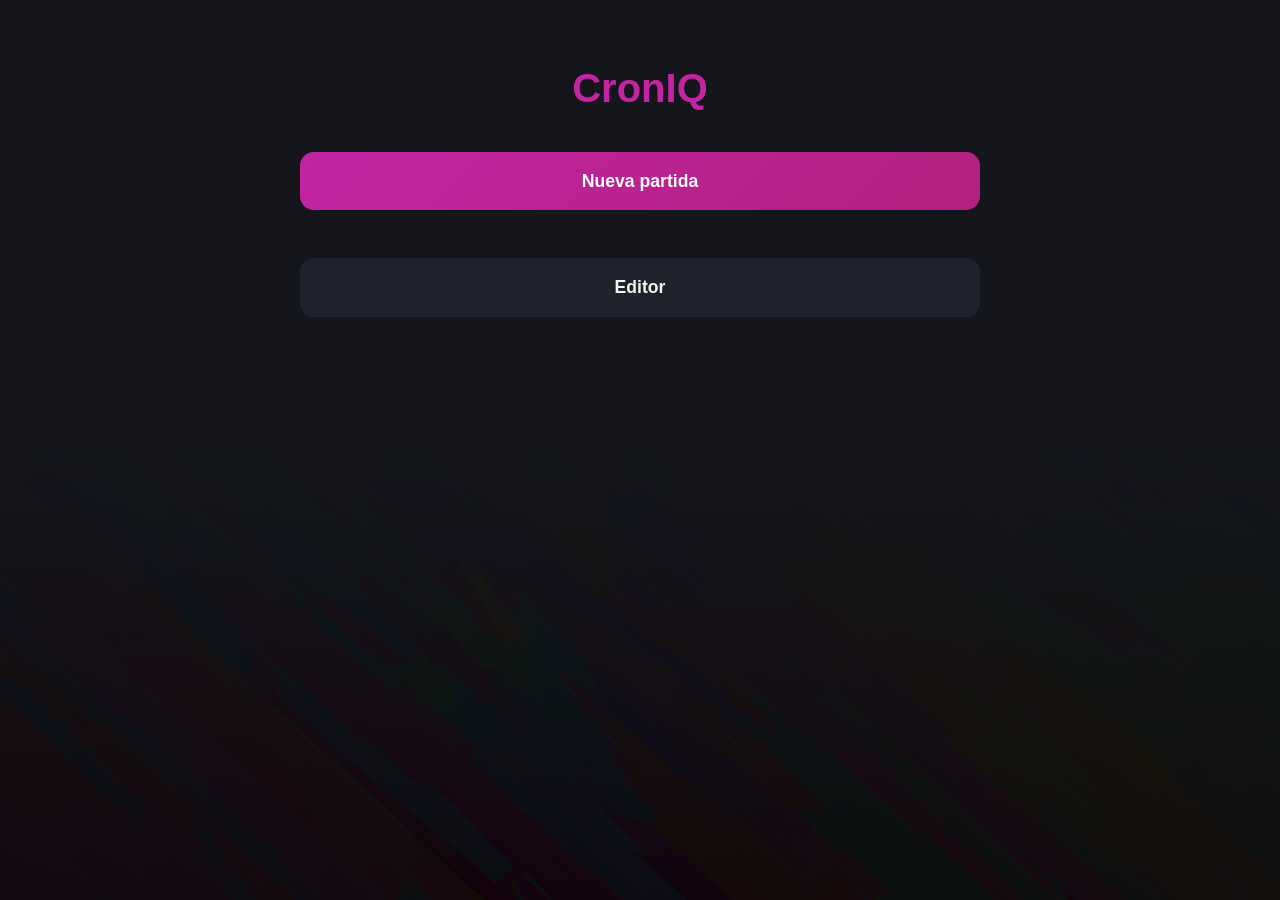
<file: index.html>
<!DOCTYPE html>
<html lang="es-AR">

<head>
	<meta charset="UTF-8">
	<meta name="viewport" content="width=device-width, initial-scale=1.0">
	<title>CronIQ</title>
	<link rel="stylesheet" href="css/main.css">
	<style>
		body {
			/* Darkens the image with a 60% black overlay */
			background-image: 
			linear-gradient(var(--color-bg) 50%, rgba(0, 0, 0, 0.9)), 
			url('/assets/images/rxe_00012_.png');
			background-repeat: no-repeat;
			background-attachment: fixed;
			background-size: cover;
			background-position: center;
		}
	</style>	
</head>

<body>
	<main class="home">
		<h1 class="app-title">CronIQ</h1>
		<nav class="menu">
			<a class="menu-card menu-card-primary" href="pack-select.html">Nueva partida</a>
			<br>
			<a class="menu-card" href="editor.html">Editor</a>
		</nav>
	</main>
</body>

</html>
</file>
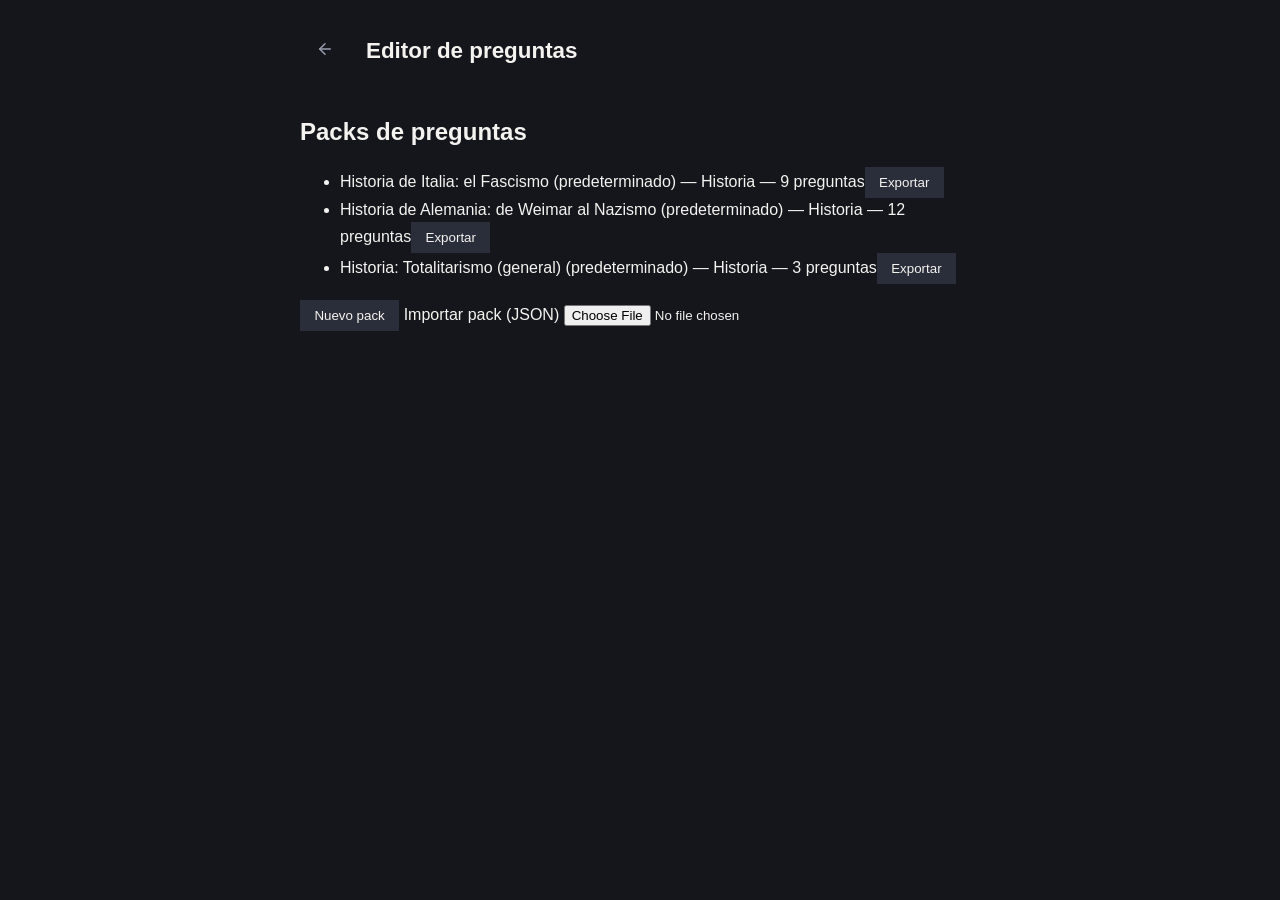
<file: editor.html>
<!DOCTYPE html>
<html lang="es-AR">

<head>
	<meta charset="UTF-8">
	<meta name="viewport" content="width=device-width, initial-scale=1.0">
	<title>CronIQ - Editar preguntas</title>
	<link rel="stylesheet" href="css/main.css">
</head>

<body>
	<header>
		<a class="back-link" href="index.html">
			<svg width="18" height="18" viewBox="0 0 24 24" fill="none" stroke="currentColor" stroke-width="2" stroke-linecap="round" stroke-linejoin="round"><line x1="19" y1="12" x2="5" y2="12"></line><polyline points="12 19 5 12 12 5"></polyline></svg>
		</a>
		<h1>Editor de preguntas</h1>
	</header>

	<main>
		<section id="pack-list-section">
			<h2>Packs de preguntas</h2>
			<ul id="pack-list"></ul>
			<button id="new-pack-button" type="button">Nuevo pack</button>
			<label>
				Importar pack (JSON)
				<input id="import-pack-input" type="file" accept="application/json">
			</label>
			<p id="import-error" role="alert" hidden></p>
		</section>

		<section id="pack-form-section" hidden>
			<h2 id="pack-form-title">Nuevo pack</h2>
			<form id="pack-form">
				<label>
					Nombre
					<input id="pack-name-input" type="text" required>
				</label>
				<label>
					Categoría
					<input id="pack-category-input" type="text" required>
				</label>
				<label>
					Color
					<input id="pack-color-input" type="color" value="#888888">
				</label>

				<h3>Preguntas</h3>
				<ul id="question-list"></ul>
				<button id="add-question-button" type="button">Agregar pregunta</button>

				<p id="pack-form-errors" role="alert" hidden></p>

				<button type="submit">Guardar pack</button>
				<button id="cancel-pack-button" type="button">Cancelar</button>
			</form>
		</section>
	</main>

	<template id="question-template">
		<li class="question-item">
			<label>
				Pregunta
				<input class="question-text-input" type="text" required>
			</label>
			<div class="question-options">
				<label><input type="radio" class="option-correct-radio" value="0"> <input class="option-text-input"
						data-index="0" type="text" required></label>
				<label><input type="radio" class="option-correct-radio" value="1"> <input class="option-text-input"
						data-index="1" type="text" required></label>
				<label><input type="radio" class="option-correct-radio" value="2"> <input class="option-text-input"
						data-index="2" type="text" required></label>
				<label><input type="radio" class="option-correct-radio" value="3"> <input class="option-text-input"
						data-index="3" type="text" required></label>
			</div>
			<button class="remove-question-button" type="button">Eliminar pregunta</button>
		</li>
	</template>

	<script type="module" src="js/editor/editor-app.js"></script>
</body>

</html>
</file>
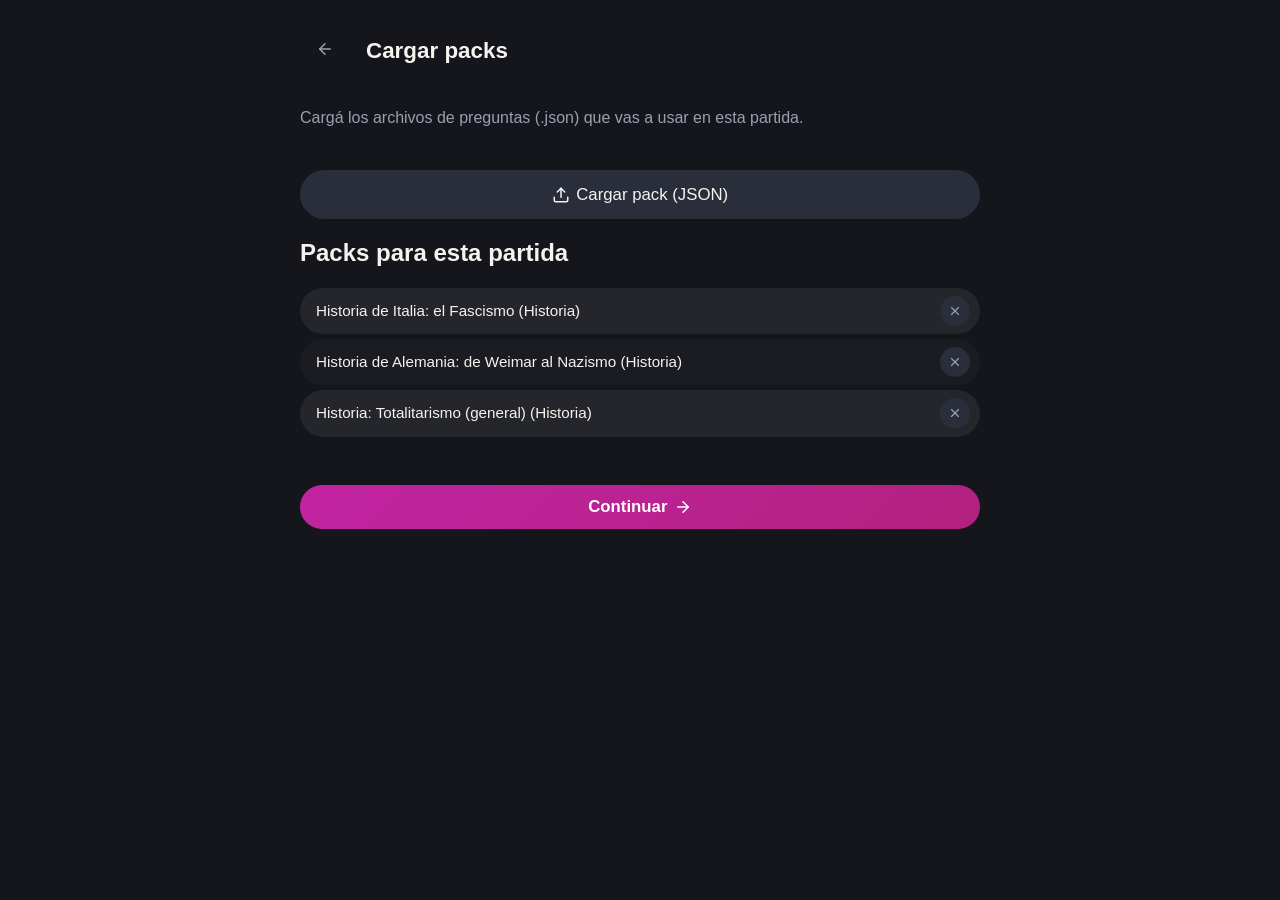
<file: game-setup.html>
<!DOCTYPE html>
<html lang="es-AR">
<head>
	<meta charset="UTF-8">
	<meta name="viewport" content="width=device-width, initial-scale=1.0">
	<title>CronIQ - Nueva partida</title>
	<link rel="stylesheet" href="css/main.css">
</head>
<body>
	<header>
		<a class="back-link" href="index.html">
			<svg width="18" height="18" viewBox="0 0 24 24" fill="none" stroke="currentColor" stroke-width="2" stroke-linecap="round" stroke-linejoin="round"><line x1="19" y1="12" x2="5" y2="12"></line><polyline points="12 19 5 12 12 5"></polyline></svg>
		</a>
		<h1>Nueva partida</h1>
	</header>

	<main>
		<form id="setup-form">
			<section>
				<h2>Grupos</h2>
				<ul id="group-list" class="group-list"></ul>
				<button id="add-group-button" class="button button-ghost button-large button-add" type="button">
					<svg width="16" height="16" viewBox="0 0 24 24" fill="none" stroke="currentColor" stroke-width="2" stroke-linecap="round" stroke-linejoin="round"><line x1="12" y1="5" x2="12" y2="19"></line><line x1="5" y1="12" x2="19" y2="12"></line></svg>
					Agregar grupo
				</button>
			</section>

			<p id="setup-errors" class="alert" role="alert" hidden></p>

			<button class="button button-primary button-large" type="submit">
				Empezar partida
			</button>
		</form>
	</main>

	<template id="group-template">
		<li class="group-item">
			<button class="remove-group-button icon-button icon-button-danger" type="button" aria-label="Quitar grupo">
				<svg width="16" height="16" viewBox="0 0 24 24" fill="none" stroke="currentColor" stroke-width="2" stroke-linecap="round" stroke-linejoin="round"><line x1="18" y1="6" x2="6" y2="18"></line><line x1="6" y1="6" x2="18" y2="18"></line></svg>
			</button>

			<div class="color-swatches"></div>
			<label class="field">
				<input class="group-name-input" type="text" required  style="border-radius: 999px;">
			</label>
			
			<button type="button" class="pack-summary-button">
				<span class="pack-summary-text">Elegir packs…</span>
			</button>
		</li>
	</template>

	<dialog id="pack-picker-dialog" class="pack-picker-dialog">
		<h3>Elegir packs</h3>
		<div id="pack-picker-options" class="pack-picker-options"></div>
		<div class="dialog-actions">
			<button id="pack-picker-confirm" class="button button-primary" type="button">Listo</button>
		</div>
	</dialog>

	<script type="module" src="js/setup/setup-app.js"></script>
</body>
</html>
</file>
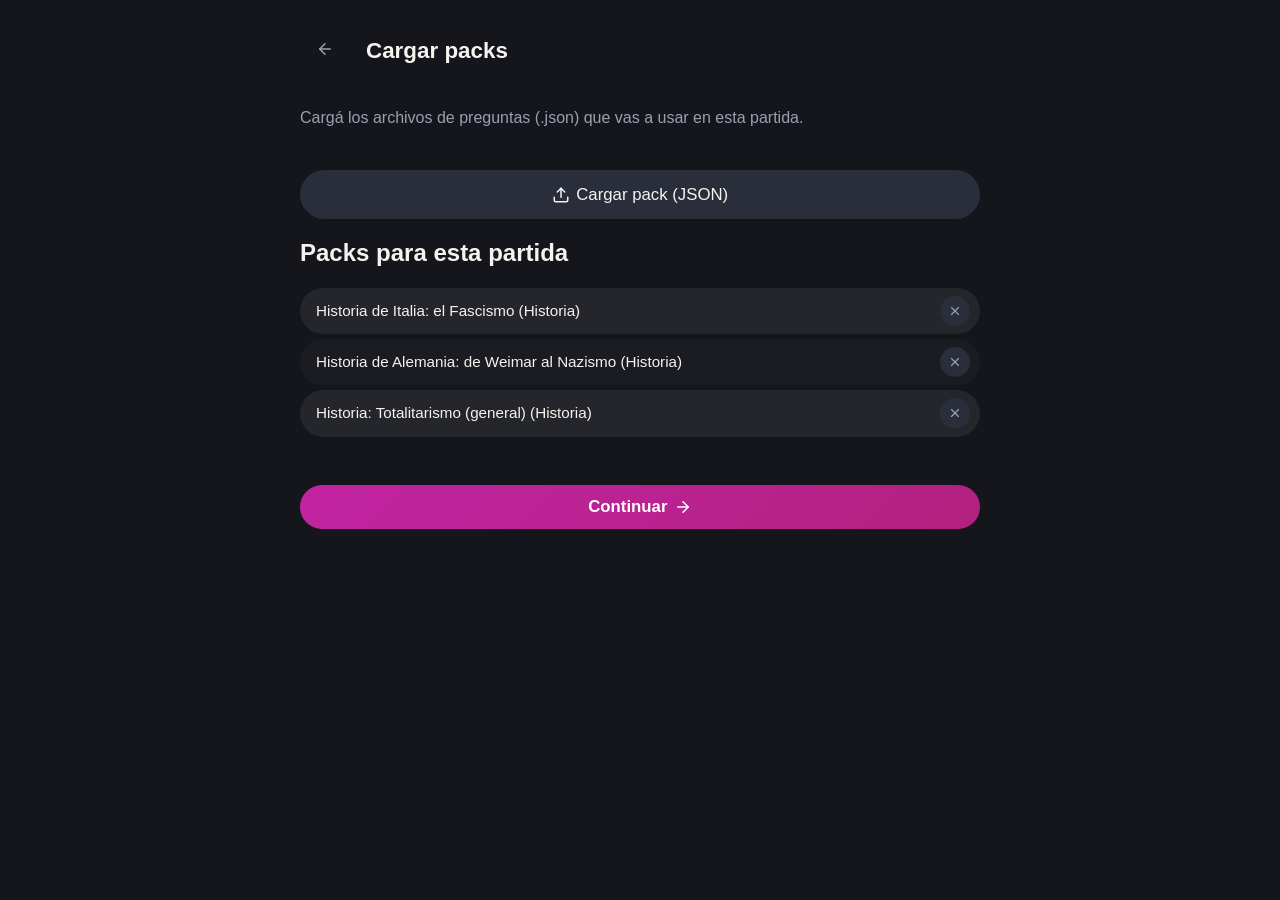
<file: game.html>
<!DOCTYPE html>
<html lang="es-AR">
<head>
	<meta charset="UTF-8">
	<meta name="viewport" content="width=device-width, initial-scale=1.0">
	<title>CronIQ - Partida</title>
	<link rel="stylesheet" href="css/main.css">
</head>
<body>
	<header>
		<a class="back-link" href="index.html">
			<svg width="18" height="18" viewBox="0 0 24 24" fill="none" stroke="currentColor" stroke-width="2" stroke-linecap="round" stroke-linejoin="round"><line x1="19" y1="12" x2="5" y2="12"></line><polyline points="12 19 5 12 12 5"></polyline></svg>
		</a>
		<h1>Partida</h1>
	</header>

	<main class="stats-view">
		<section id="play-section">
			<div class="score-wheel-card">
				<div id="score-wheel" class="score-wheel"></div>
				<ul id="score-wheel-legend" class="score-wheel-legend"></ul>
			</div>

			<div id="draw-controls">
				<button id="draw-question-button" class="button button-primary button-large roll-button" type="button">
					Sacar pregunta
				</button>
			</div>

			<button id="finish-game-button" class="button button-ghost button-large" type="button">
				Finalizar partida
			</button>

			<ul id="team-card-list" class="team-card-list"></ul>
		</section>

		<section id="ranking-section" hidden>
			<h2>Resultado final</h2>
			<ol id="ranking-list" class="scoreboard-bar"></ol>
			<a class="button button-primary button-large" href="pack-select.html">Nueva partida</a>
		</section>
	</main>

	<dialog id="question-modal" class="question-modal">
		<div class="question-modal-header">
			<p id="feedback-message" class="feedback-message"></p>
			<p id="question-text" class="question-text"></p>
		</div>
		<div class="question-modal-body">
			<div id="options-list" class="options-grid"></div>
			<button id="confirm-button" class="button button-ghost button-large" type="button">
				Confirmar
			</button>
		</div>
	</dialog>

	<script type="module" src="js/game/game-app.js"></script>
</body>
</html>
</file>
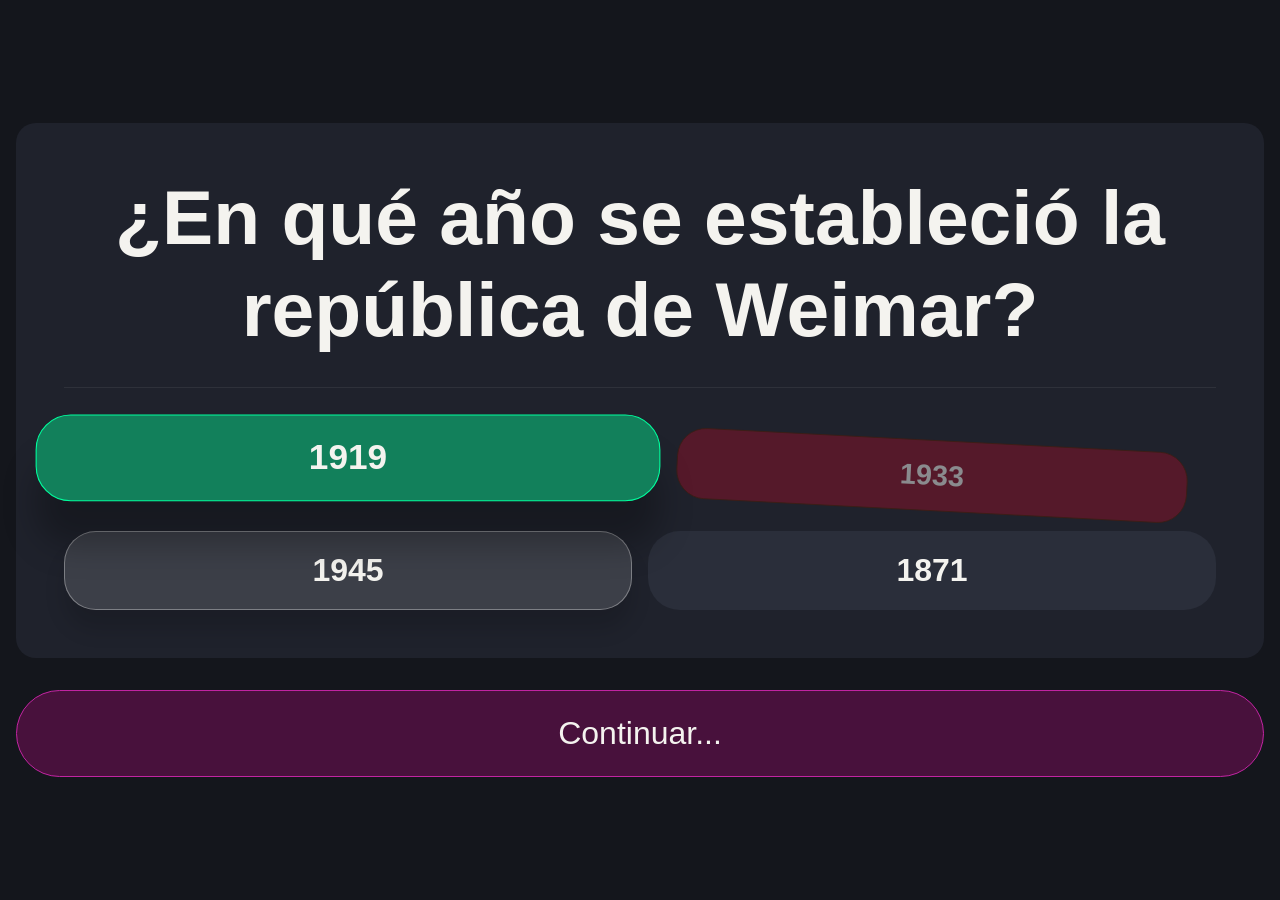
<file: mockuo.html>
<!DOCTYPE html>
<html lang="en">
<head>
    <meta charset="UTF-8">
    <meta name="viewport" content="width=device-width, initial-scale=1.0">
    <title>En Juego</title>
    <link rel="stylesheet" href="css/main.css">
    <style>
        .answers-grid {
            display: grid;
            grid-template-columns: repeat(2, 1fr);
            gap: 1rem;
            width: 100%;
        }

        @media (max-width: 600px) {
            .answers-grid {
                grid-template-columns: 1fr;
            }
        }

        .answer {
            width: 100%;
            padding: 1.25rem 1rem;
            border-radius: 2rem;
            background-color: var(--color-surface-raised);
            color: inherit;
            font-size: 2rem;
            font-weight: bold;
            border: none;
            cursor: pointer;
            box-sizing: border-box;
            transition: transform 0.15s ease, opacity 0.15s ease;
        }

        .answer:hover {
            opacity: 0.9;
            transform: translateY(-2px);
            background-color: #fff3;
        }

        .answer:active {
            transform: translateY(0);
        }
        
        .answer.selected {
            box-shadow: 0 20px 20px #0002;
            background-color: #fff2;
            border: 1px solid #fff5;
        }

        .answer.correct {
            background-color: #00ff9d6c;
            border: 1px solid #00ff9d;
            transform: scale(1.1) translateY(-1rem);
            box-shadow: 0 40px 30px #0004;
            z-index: 1000;
        }

        .answer.incorrect {
            background-color: #ff00267c;
            border: 1px solid #5a1a00;
            transform: scale(0.9) rotate(3deg);
            opacity: 0.5;
        }
    </style>
</head>
<body style="min-height: 100vh; display: grid; place-items: center; margin: 0; background-color: var(--color-bg, #f4f4f4);">
    <main style="width: 100%; max-width: 2000px; padding: 1rem; box-sizing: border-box;">
        <div style="background-color: var(--color-surface, #ffffff); border-radius: 20px; padding: 3rem; display: flex; flex-direction: column; align-items: center;">
            
            <h1 style="font-weight: bold; font-size: max(2rem, 6vw); text-align: center; margin-bottom: 3rem; padding-bottom: 2rem; margin-top: 0; border-bottom: 1px solid #fff1;">
                ¿En qué año se estableció la república de Weimar?
            </h1>

            <div class="answers-grid" id="answers-container">
                <button class="answer correct">1919</button>
                <button class="answer incorrect">1933</button>
                <button class="answer selected">1945</button>
                <button class="answer">1871</button>
            </div>
        </div>

        <button class="button button-large" style=" margin-top: 2rem; padding: 1.5rem 2rem; font-size: 2rem; border: 1px solid var(--color-primary); background-color: #ff00ae38;">
            Continuar...
        </button>
    </main>
</body>
</html>
</file>
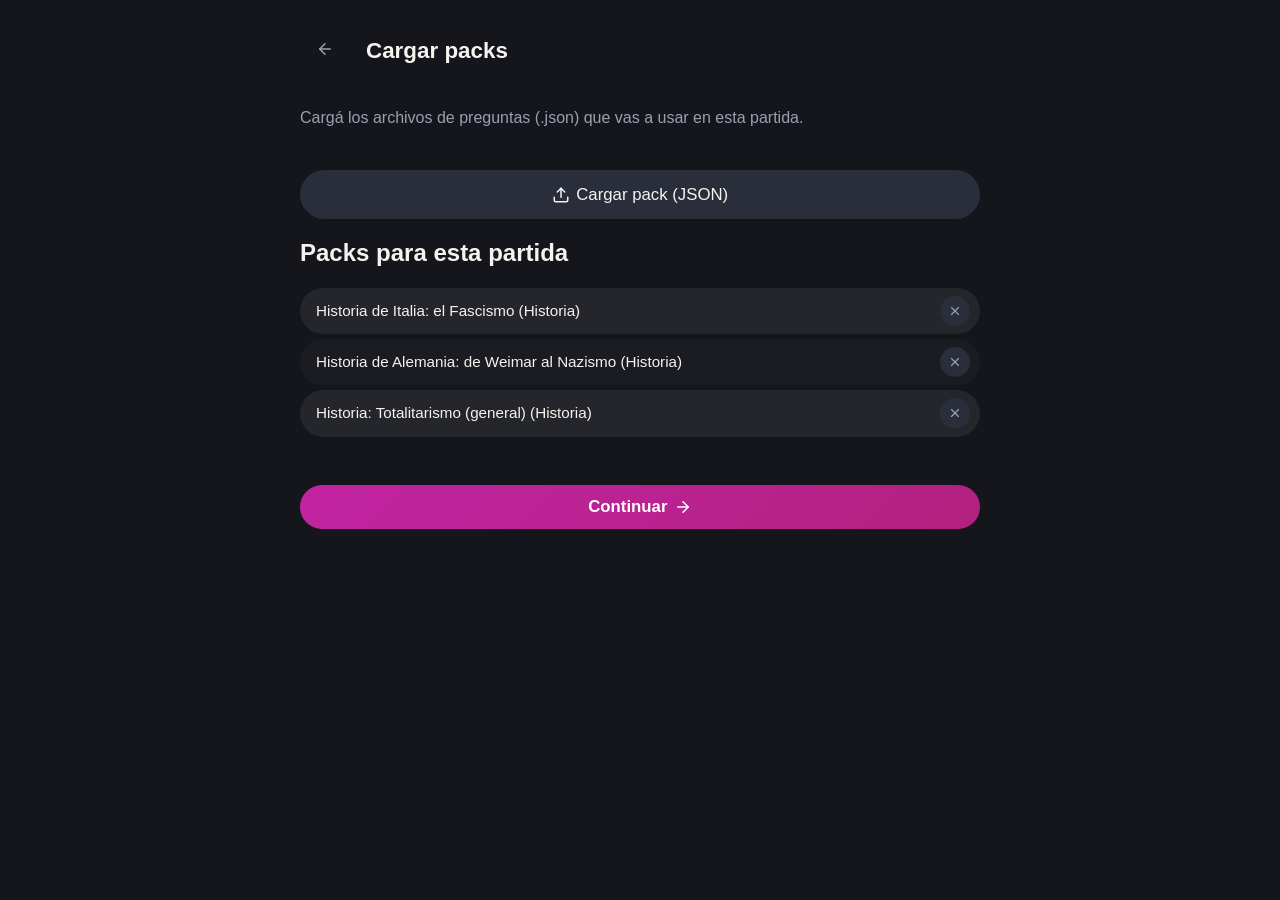
<file: pack-select.html>
<!DOCTYPE html>
<html lang="es-AR">
<head>
	<meta charset="UTF-8">
	<meta name="viewport" content="width=device-width, initial-scale=1.0">
	<title>CronIQ - Cargar packs</title>
	<link rel="stylesheet" href="css/main.css">
</head>
<body>
	<header>
		<a class="back-link" href="index.html">
			<svg width="18" height="18" viewBox="0 0 24 24" fill="none" stroke="currentColor" stroke-width="2" stroke-linecap="round" stroke-linejoin="round"><line x1="19" y1="12" x2="5" y2="12"></line><polyline points="12 19 5 12 12 5"></polyline></svg>
		</a>
		<h1>Cargar packs</h1>
	</header>

	<main>
		<p class="app-subtitle">Cargá los archivos de preguntas (.json) que vas a usar en esta partida.</p>

		<label class="button button-ghost button-large" for="pack-file-input">
			<svg width="18" height="18" viewBox="0 0 24 24" fill="none" stroke="currentColor" stroke-width="2" stroke-linecap="round" stroke-linejoin="round"><path d="M21 15v4a2 2 0 0 1-2 2H5a2 2 0 0 1-2-2v-4"></path><polyline points="17 8 12 3 7 8"></polyline><line x1="12" y1="3" x2="12" y2="15"></line></svg>
			Cargar pack (JSON)
		</label>
		<input id="pack-file-input" type="file" accept="application/json" multiple hidden>

		<p id="import-error" class="alert" role="alert" hidden></p>

		<h2>Packs para esta partida</h2>
		<ul id="loaded-pack-list" class="loaded-pack-list"></ul>

		<p id="pack-select-errors" class="alert" role="alert" hidden></p>

		<button id="continue-button" class="button button-primary button-large" type="button">
			Continuar
			<svg width="18" height="18" viewBox="0 0 24 24" fill="none" stroke="currentColor" stroke-width="2" stroke-linecap="round" stroke-linejoin="round"><line x1="5" y1="12" x2="19" y2="12"></line><polyline points="12 5 19 12 12 19"></polyline></svg>
		</button>
	</main>

	<script type="module" src="js/pack-select/pack-select-app.js"></script>
</body>
</html>
</file>
<file: css/main.css>
/* Palette & tokens — tweak these first, everything else reads from them.
   Dark, high-contrast, projector-friendly. */
:root {
	--color-bg: #14161c;
	--color-surface: #1f222c;
	--color-surface-raised: #2a2e3a;
	--color-text: #f4f3ef;
	--color-text-muted: #9aa0b1;
	--color-primary: #c224a2;
	--color-primary-hover: #b2217f;
	--color-primary-contrast: #ffffff;
	--color-danger: #ff6b6b;
	--radius-sm: 8px;
	--radius-md: 14px;
	--radius-lg: 20px;
	--shadow-card: 0 4px 16px rgba(0, 0, 0, 0.35);
}

/* Reset */
* {
	box-sizing: border-box;
}

[hidden] {
	display: none !important;
}

body {
	margin: 0;
	background: var(--color-bg);
	color: var(--color-text);
	font-family: -apple-system, BlinkMacSystemFont, "Segoe UI", Roboto, Helvetica, Arial, sans-serif;
	line-height: 1.5;
}

h1,
h2,
h3 {
	line-height: 1.2;
}

svg {
	flex-shrink: 0;
}

/* Layout */
header,
main {
	max-width: 720px;
	margin: 0 auto;
	padding: 1.5rem 1.25rem;
}

header {
	display: flex;
	align-items: baseline;
	gap: 1rem;
	padding-bottom: 0;
}

.back-link {
	display: inline-flex;
	align-items: center;
	justify-content: center;
	gap: 0.35rem;
	padding: 1rem;
	aspect-ratio: 1 / 1;
	border-radius: 50%;
	color: var(--color-text-muted);
	text-decoration: none;
	font-size: 0.9rem;
	transition: 0.1s;
}

.back-link:hover {
	color: var(--color-text);
	background-color: #fff1;
}

header h1 {
	font-size: 1.4rem;
	margin: 0.5rem 0;
}

/* Buttons (and links styled as buttons) */
.button {
	display: inline-flex;
	align-items: center;
	gap: 0.4rem;
	border: none;
	border-radius: 999px;
	padding: 0.7rem 1rem;
	font-size: 0.95rem;
	font-family: inherit;
	cursor: pointer;
	text-decoration: none;
	transition: background-color 0.15s ease, color 0.15s ease, opacity 0.15s ease;
}

.button:disabled {
	opacity: 0.5;
	cursor: default;
	pointer-events: none;
}

button {
	border: none;
	background: var(--color-surface-raised);
	color: var(--color-text);
	padding: 0.5rem 0.9rem;
	font-family: inherit;
	cursor: pointer;
}

button[type="submit"]:not(.button) {
	background: var(--color-primary);
	color: var(--color-primary-contrast);
}

.button-primary {
	position: relative;
	overflow: hidden;
	background: linear-gradient(135deg, var(--color-primary), var(--color-primary-hover));
	color: var(--color-primary-contrast);
	font-weight: 600;
	transition: transform 0.15s ease, box-shadow 0.15s ease;
}

.button-primary::before {
	content: "";
	position: absolute;
	inset: 0;
	pointer-events: none;
	background: linear-gradient(115deg, transparent 30%, rgba(255, 255, 255, 0.35) 50%, transparent 70%);
	transform: translateX(-100%);
	transition: transform 0.5s ease;
}

.button-primary:hover {
	transform: translateY(-2px) scale(1.015);
	box-shadow: 0 8px 28px color-mix(in srgb, var(--color-primary) 60%, transparent);
}

.button-primary:hover::before {
	transform: translateX(100%);
}

.button-primary:active {
	transform: scale(0.97);
	box-shadow: 0 2px 10px color-mix(in srgb, var(--color-primary) 40%, transparent);
}

.button-ghost {
	background: var(--color-surface-raised);
	color: var(--color-text);
}

.button-ghost:hover {
	background: #333848;
}

.button-large {
	padding: 0.75rem 1.5rem;
	font-size: 1.05rem;
	width: 100%;
	justify-content: center;
	margin-top: 1.5rem;
}

.button-add {
	border: 2px dashed #fff3;
}

/* Round icon-only buttons */
.icon-button {
	display: inline-flex;
	align-items: center;
	justify-content: center;
	width: 1.9rem;
	height: 1.9rem;
	padding: 0;
	border-radius: 50%;
	color: var(--color-text-muted);
}

.icon-button:hover {
	background: var(--color-surface-raised);
	color: var(--color-text);
}

.icon-button-danger:hover {
	background: var(--color-danger);
	color: var(--color-primary-contrast);
}

/* Home screen */
.home {
	text-align: center;
	padding-top: 4rem;
}

.app-title {
	font-size: 2.5rem;
	margin: 0;
	color: var(--color-primary);
}

.app-subtitle {
	color: var(--color-text-muted);
	margin-top: 0.5rem;
}

.menu {
	display: flex;
	flex-direction: column;
	gap: 0.75rem;
	margin-top: 2.5rem;
}

.menu-card {
	display: block;
	background: var(--color-surface);
	border-radius: var(--radius-md);
	padding: 1rem;
	color: var(--color-text);
	text-decoration: none;
	font-size: 1.1rem;
	font-weight: 600;
	transition: background-color 0.15s ease, transform 0.15s ease, box-shadow 0.15s ease;
}

.menu-card:hover {
	background: var(--color-surface-raised);
}

.menu-card-primary {
	position: relative;
	overflow: hidden;
	background: linear-gradient(135deg, var(--color-primary), var(--color-primary-hover));
	color: var(--color-primary-contrast);
}

.menu-card-primary::before {
	content: "";
	position: absolute;
	inset: 0;
	pointer-events: none;
	background: linear-gradient(115deg, transparent 30%, rgba(255, 255, 255, 0.35) 50%, transparent 70%);
	transform: translateX(-100%);
	transition: transform 0.5s ease;
}

.menu-card-primary:hover {
	background: linear-gradient(135deg, var(--color-primary-hover), var(--color-primary));
	transform: translateY(-2px) scale(1.015);
	box-shadow: 0 4px 18px color-mix(in srgb, var(--color-primary) 45%, transparent);
}

.menu-card-primary:hover::before {
	transform: translateX(100%);
}

.menu-card-primary:active {
	transform: scale(0.97);
	box-shadow: 0 2px 10px color-mix(in srgb, var(--color-primary) 40%, transparent);
}

/* Form fields */
.field {
	display: block;
	margin-bottom: 0.75rem;
}

.field-label {
	display: block;
	font-size: 0.85rem;
	color: var(--color-text-muted);
	margin-bottom: 0.25rem;
}

.field input[type="text"] {
	width: 100%;
	padding: 0.5rem 0.6rem;
	border: none;
	border-radius: var(--radius-sm);
	font-family: inherit;
	font-size: 1rem;
	background: var(--color-surface-raised);
	color: var(--color-text);
}

.field input[type="text"]:focus {
	outline: 2px solid var(--color-primary);
	outline-offset: 1px;
}

.color-swatches {
	display: flex;
	flex-wrap: wrap;
	align-items: center;
	gap: 0.4rem;
	margin: 0.5rem 0 1rem 0.4rem;
}

.color-swatch {
	width: 22px;
	height: 22px;
	border: none;
	border-radius: 50%;
	padding: 0;
	background: var(--swatch-color);
	cursor: pointer;
	transition: transform 0.1s ease, box-shadow 0.1s ease;
}

.color-swatch:hover {
	transform: scale(1.15);
}

.color-swatch.selected {
	box-shadow: 0 0 0 2px var(--color-surface), 0 0 0 4px var(--swatch-color);
}

/* Group cards (game setup) */
.group-list {
	list-style: none;
	margin: 1rem 0;
	padding: 0;
	display: grid;
	gap: 1rem;
}

.group-item {
	position: relative;
	background: var(--color-surface);
	border-left: 6px solid var(--group-color, var(--color-primary));
	border-radius: var(--radius-md);
	box-shadow: var(--shadow-card);
	padding: 1rem 1rem 1rem 1.25rem;
}

.remove-group-button {
	position: absolute;
	top: 0.65rem;
	right: 0.65rem;
}

.pack-summary-button {
	display: block;
	width: 100%;
	margin-top: 0.75rem;
	border: none;
	background: var(--color-surface-raised);
	color: var(--color-text-muted);
	font-family: inherit;
	font-size: 0.9rem;
	text-align: left;
	padding: 1rem;
	cursor: pointer;
	border-radius: 999px;
}

.pack-summary-button:hover {
	color: var(--color-text);
}

.pack-summary-text {
	display: block;
	overflow-x: auto;
	white-space: nowrap;
}

.pack-checkbox {
	display: flex;
	align-items: center;
	gap: 0.4rem;
	padding: 8px 10px 8px 16px;
	border-radius: 999px;
	font-size: 0.95rem;
	background-color: #fff1;
}

.pack-checkbox:nth-child(even) {
	background-color: #ffffff07;
}

.pack-checkbox.selected {
	border: 1px solid #00ffd0c1;
	background-color: #00ffd032;
}

.pack-checkbox input[type="checkbox"] {
	position: absolute;
	width: 0;
	height: 0;
	opacity: 0;
	pointer-events: none;
}

.check-icon {
	display: inline-flex;
	align-items: center;
	justify-content: center;
	width: 18px;
	height: 18px;
	flex-shrink: 0;
	border-radius: 5px;
	background: #fff4;
}

.check-icon svg {
	stroke: #00ffd0;
	stroke-dasharray: 24;
	stroke-dashoffset: 24;
	transition: stroke-dashoffset 0.25s ease;
}

.pack-checkbox.selected .check-icon {
	background: transparent;
}

.pack-checkbox.selected .check-icon svg {
	stroke-dashoffset: 0;
}

/* Pack picker dialog (game setup) */
.pack-picker-dialog {
	width: min(90vw, 420px);
	border: none;
	border-radius: var(--radius-md);
	background: var(--color-surface);
	color: var(--color-text);
	box-shadow: var(--shadow-card);
	padding: 1.25rem;
	flex-direction: column;
}

.pack-picker-dialog::backdrop {
	background: rgba(0, 0, 0, 0.6);
}

.pack-picker-dialog h3 {
	margin-top: 0;
}

.pack-picker-options {
	display: flex;
	flex-direction: column;
	gap: 0.5rem;
	max-height: 50vh;
	overflow-y: auto;
	margin: 0.75rem 0;
}

.dialog-actions {
	display: flex;
	justify-content: flex-end;
}

/* Loaded pack list (pack-select page) — rows reuse .pack-checkbox's pill look */
.loaded-pack-list {
	list-style: none;
	margin: 1rem 0 1.5rem;
	padding: 0;
	display: flex;
	flex-direction: column;
	gap: 0.3rem;
}

.loaded-pack-list .pack-checkbox {
	justify-content: space-between;
}

/* Full-screen stats view (gameplay resting state) — a classroom projector might
   be a tiny, low-res 4:3 screen, so this is centered and self-contained rather
   than a tall page that would need scrolling. */
.stats-view {
	min-height: calc(100dvh - 6rem);
	display: flex;
	align-items: center;
	justify-content: center;
}

#play-section,
#ranking-section {
	width: 100%;
	text-align: center;
}

.roll-button {
	padding: 1.5rem 2rem;
	font-size: 1.6rem;
}

#finish-game-button {
	margin: 1.5rem 0 2rem;
}

/* Team cards (gameplay) — big, stacked top to bottom; the check button on each
   is how the GM forces a turn, replacing a separate override dropdown. */
.team-card-list {
	list-style: none;
	margin: 0;
	padding: 0;
	display: flex;
	flex-direction: column;
	gap: 0.75rem;
	text-align: left;
}

.team-card {
	display: flex;
	align-items: center;
	gap: 1rem;
	padding: 1.25rem 1.5rem;
	border-radius: var(--radius-lg);
	background: var(--color-surface);
	border-left: 6px solid var(--group-color, var(--color-surface-raised));
	box-shadow: var(--shadow-card);
	transition: background-color 0.15s ease;
}

.team-card.is-current {
	background: color-mix(in srgb, var(--group-color) 22%, var(--color-surface));
}

.team-card-check {
	display: inline-flex;
	align-items: center;
	justify-content: center;
	flex-shrink: 0;
	width: 2rem;
	height: 2rem;
	border: none;
	border-radius: 50%;
	background: var(--color-surface-raised);
	color: var(--color-text-muted);
	cursor: pointer;
}

.team-card-check svg {
	stroke: var(--group-color);
	stroke-dasharray: 28;
	stroke-dashoffset: 28;
	transition: stroke-dashoffset 0.25s ease;
}

.team-card.is-current .team-card-check svg {
	stroke-dashoffset: 0;
}

.team-card-name {
	font-size: 1.2rem;
	font-weight: 700;
}

/* Score wheel (gameplay) — a pure-CSS conic-gradient donut, no chart library.
   Each team's slice is sized by their share of the total score; the legend
   below carries the big numbers everyone in the room actually reads. */
.score-wheel-card {
	display: flex;
	flex-direction: column;
	align-items: center;
	gap: 1.5rem;
	margin: 0 0 1.5rem;
	padding: 2rem 1.5rem;
	background: var(--color-surface);
	border-radius: var(--radius-lg);
	box-shadow: var(--shadow-card);
}

.score-wheel {
	position: relative;
	width: clamp(140px, 30vw, 220px);
	aspect-ratio: 1 / 1;
	border-radius: 50%;
	background: var(--color-surface-raised);
	transition: background 0.4s ease;
}

.score-wheel::before {
	content: "";
	position: absolute;
	inset: 20%;
	border-radius: 50%;
	background: var(--color-surface);
}

.score-wheel-legend {
	list-style: none;
	margin: 0;
	padding: 0;
	display: flex;
	flex-wrap: wrap;
	justify-content: center;
	gap: 2rem;
}

.score-wheel-legend-item {
	display: flex;
	flex-direction: column;
	align-items: center;
	gap: 0.1rem;
}

.score-wheel-crown {
	display: none;
	color: #ffd23f;
	margin-bottom: 0.1rem;
	transform: scale(3);
}

.score-wheel-legend-item.is-leading .score-wheel-crown {
	display: block;
}

.score-wheel-legend-value {
	font-size: clamp(3.2rem, 8vw, 4.5rem);
	font-weight: 800;
	line-height: 1;
}

.score-wheel-legend-name {
	font-size: 0.95rem;
	color: var(--color-text-muted);
	font-weight: 600;
}

/* Scoreboard bar (final ranking) */
.scoreboard-bar {
	list-style: none;
	display: flex;
	flex-wrap: wrap;
	justify-content: center;
	gap: 0.6rem;
	margin: 0 0 1.5rem;
	padding: 0;
}

.score-chip {
	display: flex;
	align-items: center;
	gap: 0.5rem;
	padding: 0.6rem 1.1rem;
	border-radius: 999px;
	background: var(--color-surface);
	border: 2px solid var(--chip-color, var(--color-surface-raised));
	color: var(--color-text-muted);
	font-size: 1rem;
	font-weight: 600;
	transition: transform 0.15s ease, background-color 0.15s ease, color 0.15s ease;
}

.score-chip-value {
	color: var(--chip-color);
	font-weight: 700;
	font-size: 1.15rem;
}

.score-chip.is-current {
	background: var(--chip-color);
	color: var(--color-primary-contrast);
	transform: scale(1.08);
	box-shadow: 0 0 0 3px color-mix(in srgb, var(--chip-color) 40%, transparent);
}

.score-chip.is-current .score-chip-value {
	color: inherit;
}

/* Question modal (gameplay) — a near-fullscreen dialog instead of an inline
   card, so it dominates even a small low-res projector; the stats view stays
   visible (dimmed by ::backdrop) behind it. */
.question-modal {
	width: 95vw;
	min-height: 70dvh;
	max-height: 92dvh;
	margin: auto;
	overflow-y: auto;
	/* Keeps the top from getting scrolled out of view if a long question forces
	   internal scroll and focus moves to the confirm button below the fold. */
	scroll-padding: 1.5rem;
	border: none;
	border-radius: var(--radius-lg);
	/* Neutral now — the team color lives on .question-modal-header instead, as
	   a real element rather than a gradient hack faking a two-tone split. */
	background: var(--color-surface);
	color: var(--color-text);
	/* The glow: X-offset, Y-offset, blur radius, then the color itself (mixed
	   with the team color at N% strength — raise that % for a more saturated
	   glow, raise the blur px to spread it further, tweak the Y-offset to
	   shift where the "light" seems to come from). Second shadow is unrelated
	   — that's the normal card drop-shadow underneath it. */
	box-shadow: 0 120px 120px color-mix(in srgb, var(--current-team-color, transparent) 30%, transparent),
		var(--shadow-card);
	/* Padding-less: .question-modal-header/.question-modal-body own their own
	   padding now, so the header's color can run edge-to-edge as a real "cap"
	   instead of floating inset with the modal's neutral background around it. */
	padding: 0;
	animation: modal-enter 0.2s ease;
	transition: background-color 0.3s ease, box-shadow 0.3s ease;
}

/* The overflow-y: auto above already puts overflow-x into "auto" too (per the
   CSS overflow spec, one non-visible axis forces the other off "visible"),
   which is what lets border-radius actually clip the header's square top
   corners into the dialog's own rounded ones — no extra rule needed for that. */
.question-modal-header {
	padding: 2rem 2rem 1.5rem;
	background: color-mix(in srgb, var(--current-team-color, var(--color-surface)) 60%, #000);
	transition: background-color 0.3s ease;
}

.question-modal .button-large {
	padding: 1.2rem;
	font-size: 2rem;
	background-color: #fff2;
}

.question-modal-body {
	/* Grows to fill whatever's left below the header (the header stays its
	   own natural size), then centers its own content within that — so a
	   short question doesn't leave a dead gap at the bottom of the modal. */
	flex: 1;
	display: flex;
	flex-direction: column;
	justify-content: center;
	padding: 1.5rem 2rem 2rem;
	background: var(--color-surface);
}

#confirm-button {
	font-weight: 800;
}

/* display must stay scoped to [open] — an unconditional `display` on the base
   .question-modal rule is an author style, which beats the browser's own
   `dialog:not([open]) { display: none }` even though that's more specific
   (author origin always wins over user-agent origin). Without this scoping,
   closing the dialog removes [open] but it stays forced visible, falling out
   of the top layer and rendering inline wherever it sits in the DOM (here,
   at the very bottom of the page) instead of actually disappearing. */
.question-modal[open] {
	display: flex;
	flex-direction: column;
	/* No justify-content: center here on purpose — the header needs to stay
	   flush against the actual top of the dialog so its color reads as a
	   real cap, not float mid-modal with neutral space above it on a tall
	   screen with a short question. */
}

.question-modal::backdrop {
	background: rgba(0, 0, 0, 0.7);
	animation: backdrop-enter 0.2s ease;
}

.feedback-message {
	text-align: center;
	font-weight: 600;
	min-height: 1.5em;
	margin: 0 0 0.5rem;
}

.question-text {
	font-size: clamp(1.5rem, 5vw, 2.6rem);
	font-weight: 700;
	text-align: center;
	line-height: 1.3;
	margin: 0;
}

/* Draw suspense — a brief "what's it gonna be?" beat before the real question
   lands, instead of it just appearing instantly. */
.question-text.is-suspense {
	animation: suspense-pulse 0.6s ease-in-out infinite;
}

.option-placeholder {
	min-height: 5.5rem;
	border-radius: 2rem;
	background: linear-gradient(90deg, var(--color-surface-raised) 25%, #ffffff17 37%, var(--color-surface-raised) 63%);
	background-size: 400% 100%;
	animation: option-placeholder-shimmer 1.1s ease-in-out infinite;
}

@keyframes suspense-pulse {

	0%,
	100% {
		opacity: 1;
	}

	50% {
		opacity: 0.4;
	}
}

@keyframes option-placeholder-shimmer {
	0% {
		background-position: 100% 0;
	}

	100% {
		background-position: 0 0;
	}
}

.options-grid {
	display: grid;
	grid-template-columns: 1fr 1fr;
	gap: 1rem;
}

@media (max-width: 600px) {
	.options-grid {
		grid-template-columns: 1fr;
	}
}

.option-button {
	padding: 1.75rem 1.25rem;
	border: 1px solid transparent;
	border-radius: 2rem;
	/* Grid items default to a content-based min-width, which lets a long
	   answer force its column wider than the 1fr track and overflow the
	   modal instead of wrapping. min-width: 0 hands sizing back to the grid. */
	min-width: 0;
	overflow-wrap: break-word;
	/* Translucent instead of a flat color, so it lightens whatever the modal's
	   team-tinted background happens to be instead of clashing against it. */
	background: rgba(0, 0, 0, 0.3);
	color: white;
	font-family: inherit;
	/* Short answers (dates, single words) get the big size; long ones shrink to fit,
	   without the cells themselves changing size. --option-chars is set per-button in JS. */
	font-size: clamp(1.9rem, calc(3.8rem - var(--option-chars, 8) * 0.056rem), min(3.2rem, 12vw));
	font-weight: 700;
	text-align: center;
	cursor: pointer;
	animation: option-enter 0.3s ease backwards;
	transition: transform 0.15s ease, opacity 0.15s ease, background-color 0.2s ease, border-width 0.2s ease,
		box-shadow 0.2s ease;
}

.option-button:nth-child(1) {
	animation-delay: 0s;
	border: 12px solid #ff0088;
	border-width: 0 0 0 12px;
	background-color: #ff008850;
	border-radius: 2rem 2rem 0 2rem;
}

.option-button:nth-child(2) {
	animation-delay: 0.05s;
	border: 12px solid #00a6ff;
	border-width: 0 12px 0 0;
	background-color: #00a6ff50;
	border-radius: 2rem 2rem 2rem 0;
}

.option-button:nth-child(3) {
	animation-delay: 0.1s;
	border: 12px solid #00ff4c;
	border-width: 0 0 0 12px;
	background-color: #00ff4c50;
	border-radius: 2rem 0 2rem 2rem;
}

.option-button:nth-child(4) {
	animation-delay: 0.15s;
	border: 12px solid #ffd900;
	border-width: 0 12px 0 0;
	background-color: #ffd90050;
	border-radius: 0 2rem 2rem 2rem;
}

.option-button:hover:not(:disabled) {
	transform: translateY(-2px);
}

.option-button:active:not(:disabled) {
	transform: translateY(0);
}

.option-button:disabled {
	cursor: default;
}

.option-button.is-selected {
	border-width: 12px;
	box-shadow: 0 20px 20px #0004;
}

.option-button.is-correct {
	background-color: #00c076ec;
	border-color: #00ef93;
	border-width: 8px;
	transform: scale(1.1) translateY(-1rem);
	box-shadow: 0 30px 40px #0006;
	border-radius: 16px;
	padding: 3rem;
	z-index: 1;
}

.option-button.is-wrong {
	background-color: #ff00267c;
	border-color: #5a1a00;
	transform: scale(0.9) rotate(3deg);
	opacity: 0.5;
}

@keyframes modal-enter {
	from {
		opacity: 0;
		transform: scale(0.95);
	}

	to {
		opacity: 1;
		transform: scale(1);
	}
}

@keyframes backdrop-enter {
	from {
		opacity: 0;
	}

	to {
		opacity: 1;
	}
}

@keyframes option-enter {
	from {
		opacity: 0;
		transform: translateY(10px);
	}

	to {
		opacity: 1;
		transform: translateY(0);
	}
}

/* Alerts */
.alert {
	background: #3a1f22;
	color: var(--color-danger);
	border-radius: var(--radius-sm);
	padding: 0.75rem 1rem;
	margin: 1rem 0;
}
</file>
